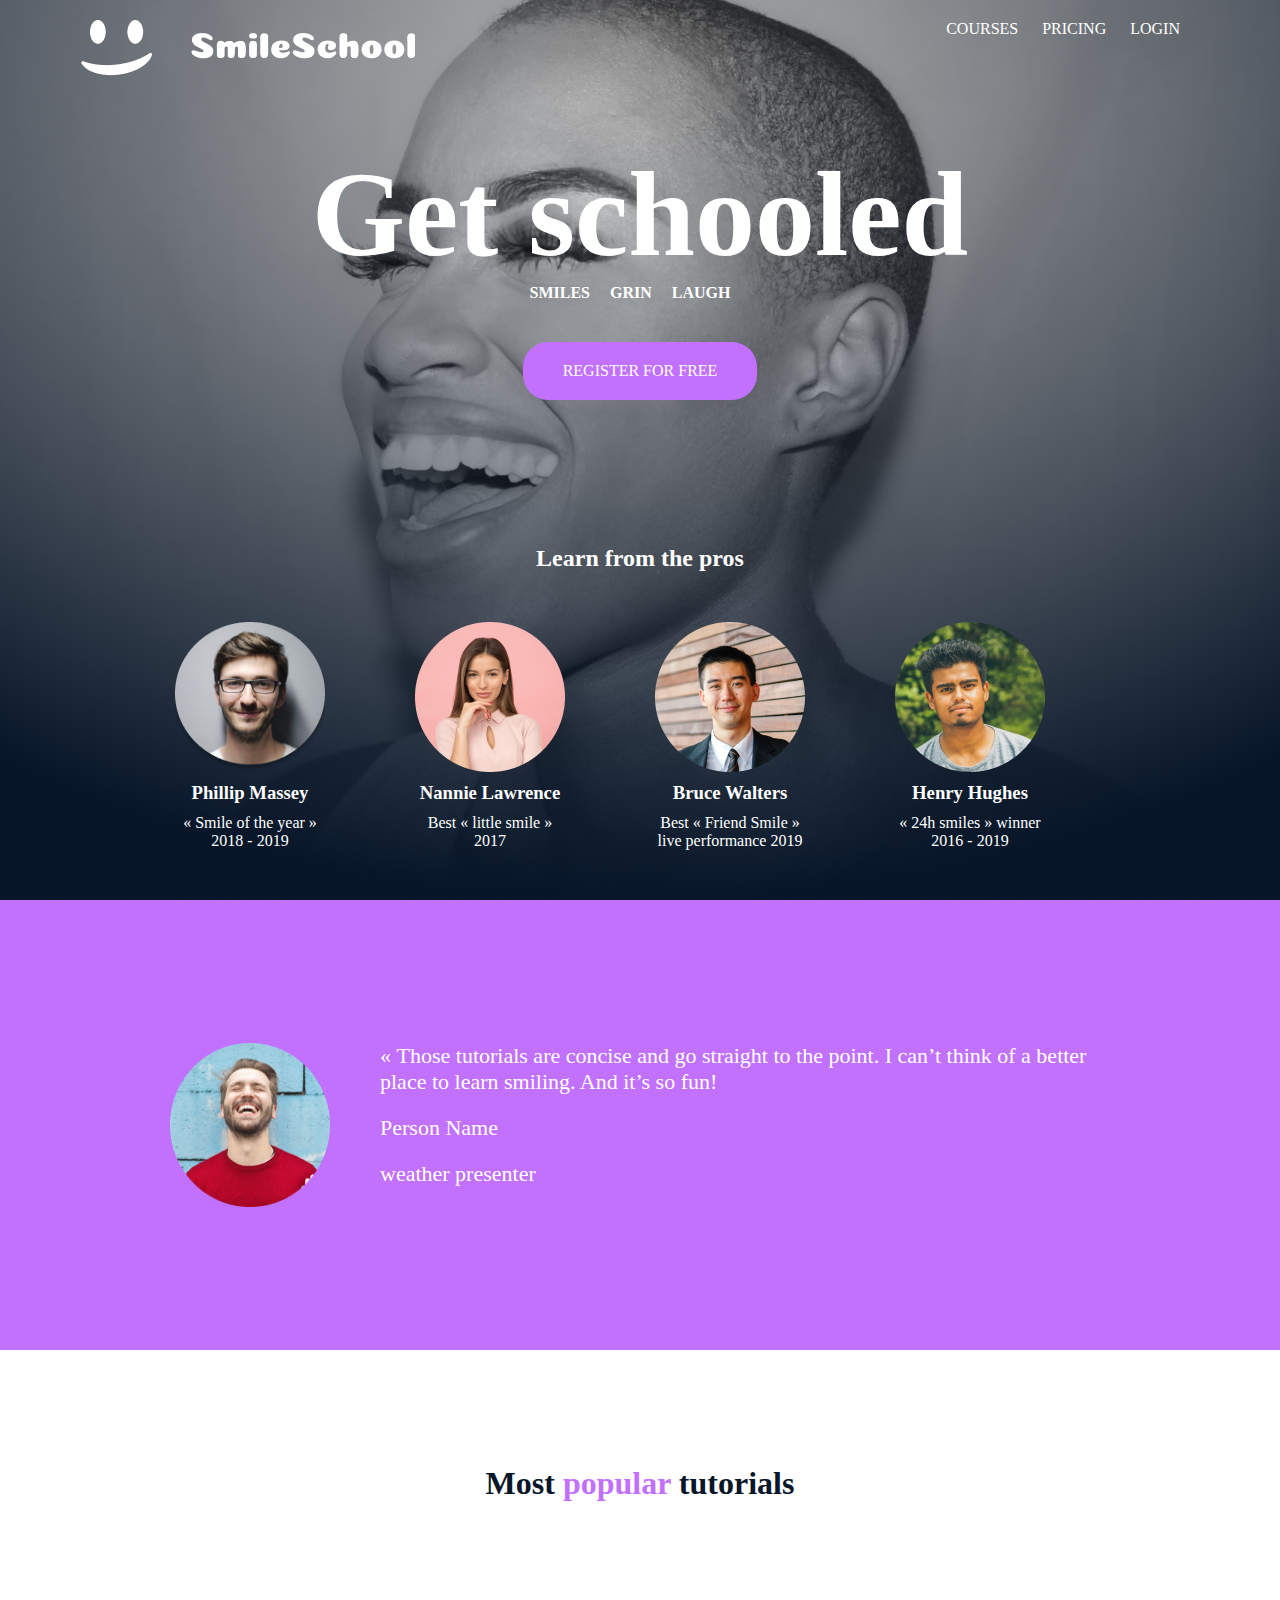
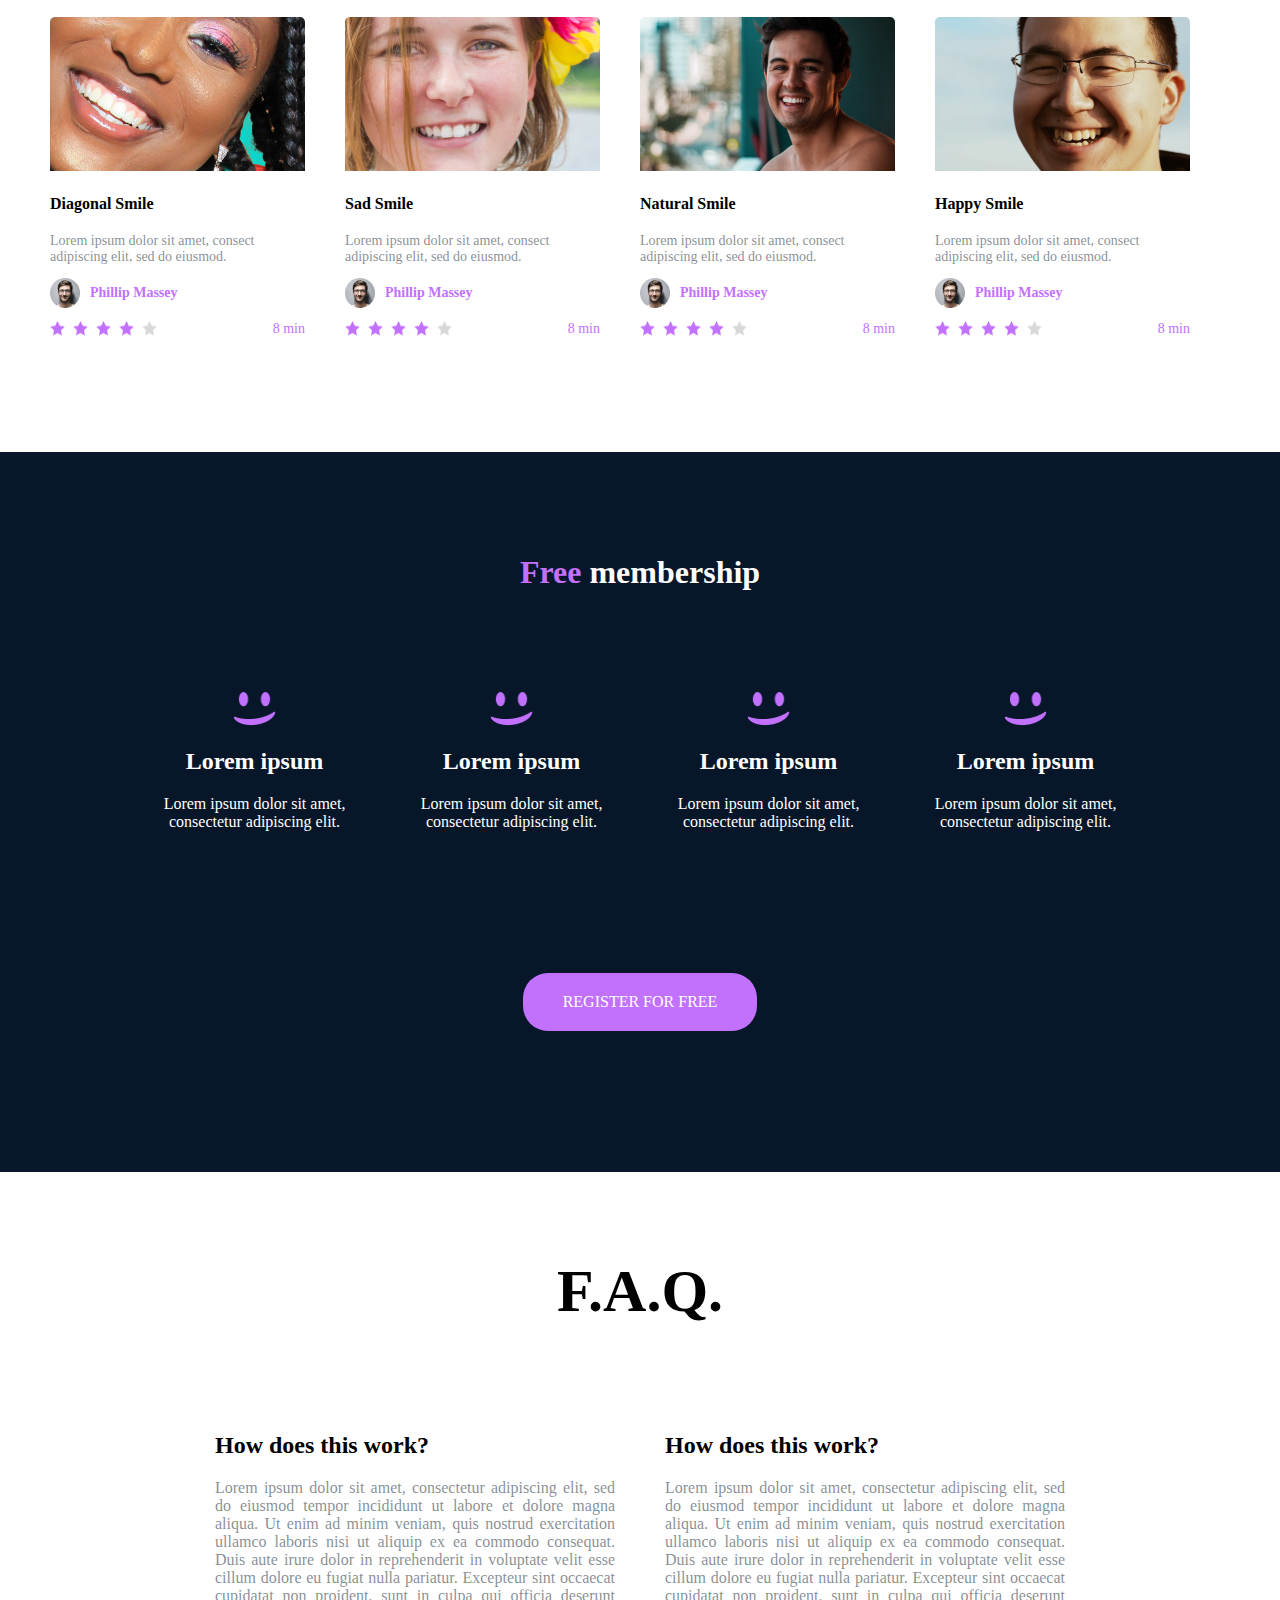
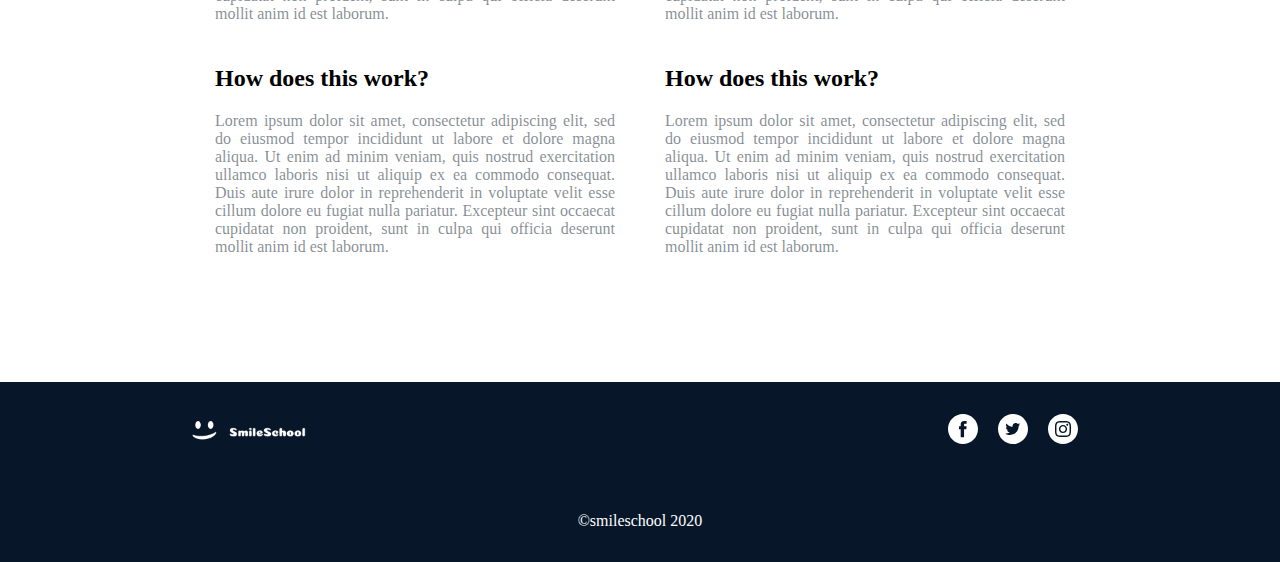
<file: css_advanced/index.html>
<!DOCTYPE html>
<html lang="en">

<head>
  <meta charset="UTF-8">
  <meta name="viewport" content="width=device-width, initial-scale=1.0">
  <title>Homepage</title>
  <link rel="stylesheet" href="./assets/css/styles.css">
</head>

<body>
  <main>
    <div class="bg-image">
      <header>
        <a href=""><img src="./assets/image/logo.png" alt="logo"></a>
        <div class="menu">
          <a href="">COURSES</a>
          <a href="">PRICING</a>
          <a href="">LOGIN</a>
        </div>
      </header>
      <section class="main-section">
        <div class="get-schooled-section">
          <h1>Get schooled</h1>
          <div class="smiles-grin-laugh">
            <p>SMILES</p>
            <p>GRIN</p>
            <p>LAUGH</p>
          </div>
          <button class="register-btn">REGISTER FOR FREE</button>
        </div>
        <div class="learn-section">
          <h2>Learn from the pros</h2>
          <div class="pros">
            <div class="avatar-container">
              <img src="./assets/image/avatar1.png" alt="avatar1" class="avatar">
              <h3>Phillip Massey</h3>
              <p>« Smile of the year » 2018 - 2019</p>
            </div>
            <div class="avatar-container">
              <img src="./assets/image/avatar2.png" alt="avatar2" class="avatar">
              <h3>Nannie Lawrence</h3>
              <p>Best « little smile » 2017</p>
            </div>
            <div class="avatar-container">
              <img src="./assets/image/avatar3.png" alt="avatar3" class="avatar">
              <h3>Bruce Walters</h3>
              <p>Best « Friend Smile » live performance 2019</p>
            </div>
            <div class="avatar-container">
              <img src="./assets/image/avatar4.png" alt="avatar4" class="avatar">
              <h3>Henry Hughes</h3>
              <p>« 24h smiles » winner 2016 - 2019</p>
            </div>
          </div>
        </div>
      </section>
    </div>
    <section class="testimonials">
      <div class="testimonials-container">
        <img src="./assets/image/avatar5.png" alt="avatar5">
        <div class="testimonial">
          <blockquote>« Those tutorials are concise and go straight to the point. I can’t think of a better place to
            learn smiling. And it’s so fun!</blockquote>
          <p>Person Name</p>
          <p>weather presenter</p>
        </div>
      </div>
    </section>
    <section class="tutorials">
      <h1>Most <span>popular</span> tutorials</h1>
      <div class="tutorials-container">
        <div class="video-container">
          <img src="./assets/image/preview1.png" alt="" class="video">
          <h2>Diagonal Smile</h2>
          <p>Lorem ipsum dolor sit amet, consect adipiscing elit, sed do eiusmod.</p>
          <div class="tuto">
            <img src="./assets/image/avatar6.png" alt="avatar">
            <h3>Phillip Massey</h3>
          </div>
          <div class="tutolrial-footer">
            <img src="./assets/image/stars.png" alt="">
            <p>8 min</p>
          </div>
        </div>
        <div class="video-container">
          <img src="./assets/image/preview2.png" alt="" class="video">
          <h2>Sad Smile</h2>
          <p>Lorem ipsum dolor sit amet, consect adipiscing elit, sed do eiusmod.</p>
          <div class="tuto">
            <img src="./assets/image/avatar6.png" alt="avatar">
            <h3>Phillip Massey</h3>
          </div>
          <div class="tutolrial-footer">
            <img src="./assets/image/stars.png" alt="">
            <p>8 min</p>
          </div>
        </div>
        <div class="video-container">
          <img src="./assets/image/preview3.png" alt="" class="video">
          <h2>Natural Smile</h2>
          <p>Lorem ipsum dolor sit amet, consect adipiscing elit, sed do eiusmod.</p>
          <div class="tuto">
            <img src="./assets/image/avatar6.png" alt="avatar">
            <h3>Phillip Massey</h3>
          </div>
          <div class="tutolrial-footer">
            <img src="./assets/image/stars.png" alt="">
            <p>8 min</p>
          </div>
        </div>
        <div class="video-container">
          <img src="./assets/image/preview4.png" alt="" class="video">
          <h2>Happy Smile</h2>
          <p>Lorem ipsum dolor sit amet, consect adipiscing elit, sed do eiusmod.</p>
          <div class="tuto">
            <img src="./assets/image/avatar6.png" alt="avatar">
            <h3>Phillip Massey</h3>
          </div>
          <div class="tutolrial-footer">
            <img src="./assets/image/stars.png" alt="">
            <p>8 min</p>
          </div>
        </div>
      </div>
    </section>
    <section class="membership">
      <h1><span>Free</span> membership</h1>
      <div class="membership-container">
        <div class="member">
          <img src="./assets/image/smile.png" alt="smile">
          <h2>Lorem ipsum</h2>
          <p>Lorem ipsum dolor sit amet, consectetur adipiscing elit.</p>
        </div>
        <div class="member">
          <img src="./assets/image/smile.png" alt="smile">
          <h2>Lorem ipsum</h2>
          <p>Lorem ipsum dolor sit amet, consectetur adipiscing elit.</p>
        </div>
        <div class="member">
          <img src="./assets/image/smile.png" alt="smile">
          <h2>Lorem ipsum</h2>
          <p>Lorem ipsum dolor sit amet, consectetur adipiscing elit.</p>
        </div>
        <div class="member">
          <img src="./assets/image/smile.png" alt="smile">
          <h2>Lorem ipsum</h2>
          <p>Lorem ipsum dolor sit amet, consectetur adipiscing elit.</p>
        </div>
      </div>
      <button class="register-free-btn">REGISTER FOR FREE</button>
    </section>
    <section class="faq">
      <h1>F.A.Q.</h1>
      <div class="faq-container">
        <div class="faq-line">
          <div class="div">
            <h2>How does this work?</h2>
            <p>Lorem ipsum dolor sit amet, consectetur adipiscing elit, sed do eiusmod tempor incididunt ut labore et
              dolore magna aliqua. Ut enim ad minim veniam, quis nostrud exercitation ullamco laboris nisi ut aliquip ex
              ea commodo consequat. Duis aute irure dolor in reprehenderit in voluptate velit esse cillum dolore eu
              fugiat nulla pariatur. Excepteur sint occaecat cupidatat non proident, sunt in culpa qui officia deserunt
              mollit anim id est laborum.</p>
          </div>
          <div class="div">
            <h2>How does this work?</h2>
            <p>Lorem ipsum dolor sit amet, consectetur adipiscing elit, sed do eiusmod tempor incididunt ut labore et
              dolore magna aliqua. Ut enim ad minim veniam, quis nostrud exercitation ullamco laboris nisi ut aliquip ex
              ea commodo consequat. Duis aute irure dolor in reprehenderit in voluptate velit esse cillum dolore eu
              fugiat nulla pariatur. Excepteur sint occaecat cupidatat non proident, sunt in culpa qui officia deserunt
              mollit anim id est laborum.</p>
          </div>
        </div>
        <div class="faq-line">
          <div class="div">
            <h2>How does this work?</h2>
            <p>Lorem ipsum dolor sit amet, consectetur adipiscing elit, sed do eiusmod tempor incididunt ut labore et
              dolore magna aliqua. Ut enim ad minim veniam, quis nostrud exercitation ullamco laboris nisi ut aliquip ex
              ea commodo consequat. Duis aute irure dolor in reprehenderit in voluptate velit esse cillum dolore eu
              fugiat nulla pariatur. Excepteur sint occaecat cupidatat non proident, sunt in culpa qui officia deserunt
              mollit anim id est laborum.</p>
          </div>
          <div class="div">
            <h2>How does this work?</h2>
            <p>Lorem ipsum dolor sit amet, consectetur adipiscing elit, sed do eiusmod tempor incididunt ut labore et
              dolore magna aliqua. Ut enim ad minim veniam, quis nostrud exercitation ullamco laboris nisi ut aliquip ex
              ea commodo consequat. Duis aute irure dolor in reprehenderit in voluptate velit esse cillum dolore eu
              fugiat nulla pariatur. Excepteur sint occaecat cupidatat non proident, sunt in culpa qui officia deserunt
              mollit anim id est laborum.</p>
          </div>
        </div>
      </div>
    </section>
  </main>
  <footer>
    <div class="footer-container">
      <div class="footer">
        <img src="./assets/image/logo2.png" alt="logo2">
        <div class="social-container">
          <a href=""><img src="./assets/image/Facebook.svg" alt=""></a>
          <a href=""><img src="./assets/image/Twitter.svg" alt=""></a>
          <a href=""><img src="./assets/image/Instagram.svg" alt=""></a>
        </div>
        <p>©smileschool 2020</p>
      </div>
    </div>
  </footer>
</body>

</html>
</file>
<file: css_advanced/assets/css/styles.css>
* {
    margin: 0;
    padding: 0;
    box-sizing: border-box;
}

.bg-image {
    background-image: url(../image/Object.png);
    background-repeat: no-repeat;
    background-size: cover;
    background-position: center;
    height: 100vh;
    color: white;
}

header {
    padding: 20px 80px;
    display: flex;
    justify-content: space-between;
    height: 10%;
}

.menu a {
    all: unset;
    margin-right: 20px;
    cursor: pointer;
}

.main-section {
    display: flex;
    flex-direction: column;
    height: 90%;
}

.get-schooled-section {
    height: 50%;
    display: flex;
    flex-direction: column;
    align-items: center;
    justify-content: center;
}

.get-schooled-section h1 {
    font-size: 120px;
    font-weight: 700;
}

.smiles-grin-laugh {
    display: flex;
}

.smiles-grin-laugh p {
    margin-right: 20px;
    font-weight: 700;
}

.register-btn {
    all: unset;
    margin: 40px;
    padding: 20px 40px;
    background-color: #C271FF;
    border-radius: 25px;
    cursor: pointer;
}

.learn-section {
    height: 50%;
    display: flex;
    flex-direction: column;
    justify-content: space-evenly;
    align-items: center;
}

.pros {
    display: flex;
    justify-content: center;
}

.avatar-container {

    margin-right: 60px;
    display: flex;
    flex-direction: column;
    align-items: center;
    width: 180px;
}

.avatar {
    height: 150px;
    width: 150px;
}

.avatar-container h3 {
    margin: 10px 0;
}

.avatar-container p {
    text-align: center;
    width: 150px;
}

.testimonials {
    height: 50vh;
    background-color: #C271FF;
    display: flex;
    justify-content: center;
    align-items: center;
}

.testimonials-container {
    display: flex;
}

.testimonial {
    color: white;
    width: 730px;
    margin-left: 50px;
}

blockquote {

    font-size: 22px;
}

.testimonial p {
    margin: 20px 0;
    font-size: 22px;
}

.tutorials {
    height: 78vh;
    display: flex;
    flex-direction: column;
    justify-content: space-evenly;
    align-items: center;
}

.tutorials h1 {
    font-size: 32px;
    color: #071629;
}

.tutorials span {
    color: #C271FF;
}

.tutorials-container {
    display: flex;

}

.video-container {
    width: 255px;
    margin-right: 40px;
}

.video {
    height: 154px;
    width: 255px;
}

.video-container h2 {
    margin: 20px 0;
    font-size: 16px;
}

.video-container h3 {
    margin: 20px 0;
    color: #C271FF;
    font-size: 14px;
}

.video-container p {
    color: #07162980;
    font-size: 14px;
}

.tuto {
    display: flex;
    align-items: center;
}

.tuto img {
    height: 30px;
    width: 30px;
    margin-right: 10px;
}

.tutolrial-footer {
    display: flex;
    justify-content: space-between;
}

.tutolrial-footer p {
    color: #C271FF;
}

.membership {
    height: 80vh;
    background-color: #071629;
    display: flex;
    flex-direction: column;
    align-items: center;
    justify-content: space-evenly;
}

.membership h1 {
    font-size: 32px;
    color: white;
}

.membership span {
    color: #C271FF;
}

.membership-container {
    display: flex;
}

.member {
    width: 257px;
    display: flex;
    flex-direction: column;
    align-items: center;
    color: white;
}

.member img {
    height: 36px;
    width: 44px;
}

.member h2 {
    margin: 20px 0;
}

.member p {
    text-align: center;
}

.register-free-btn {
    all: unset;
    margin: 40px;
    padding: 20px 40px;
    background-color: #C271FF;
    border-radius: 25px;
    cursor: pointer;
    color: white;
}

.faq {
    height: 90vh;
    display: flex;
    flex-direction: column;
    align-items: center;
    justify-content: space-evenly;
}

.faq h1 {
    font-size: 60px;
}

.faq-container {
    display: flex;
    flex-direction: column;
    justify-content: space-evenly;
    height: 60%;
}

.faq-line {
    display: flex;
    gap: 50px;
}

.div {
    width: 400px;
}

.div p {
    text-align: justify;
    margin: 20px 0;
    color: #07162980;
}

footer {
    background-color: #071629;
    height: 20vh;

}

.footer-container {
    height: 100%;
    margin: 0 15%;
}

.footer {
    display: flex;
    flex-wrap: wrap;
    width: 100;
    height: 100%;
    justify-content: space-between;
    align-items: center;
}


.footer img {
    height: 20px;
    width: 114px;
}

.social-container {
    width: 50%;
    display: flex;
    justify-content: end;
}

.social-container a img {
    height: 30px;
    width: 30px;
    margin: 0 10px;
}

.footer-container p {
    width: 100%;
    text-align: center;
    color: white;
}
</file>
